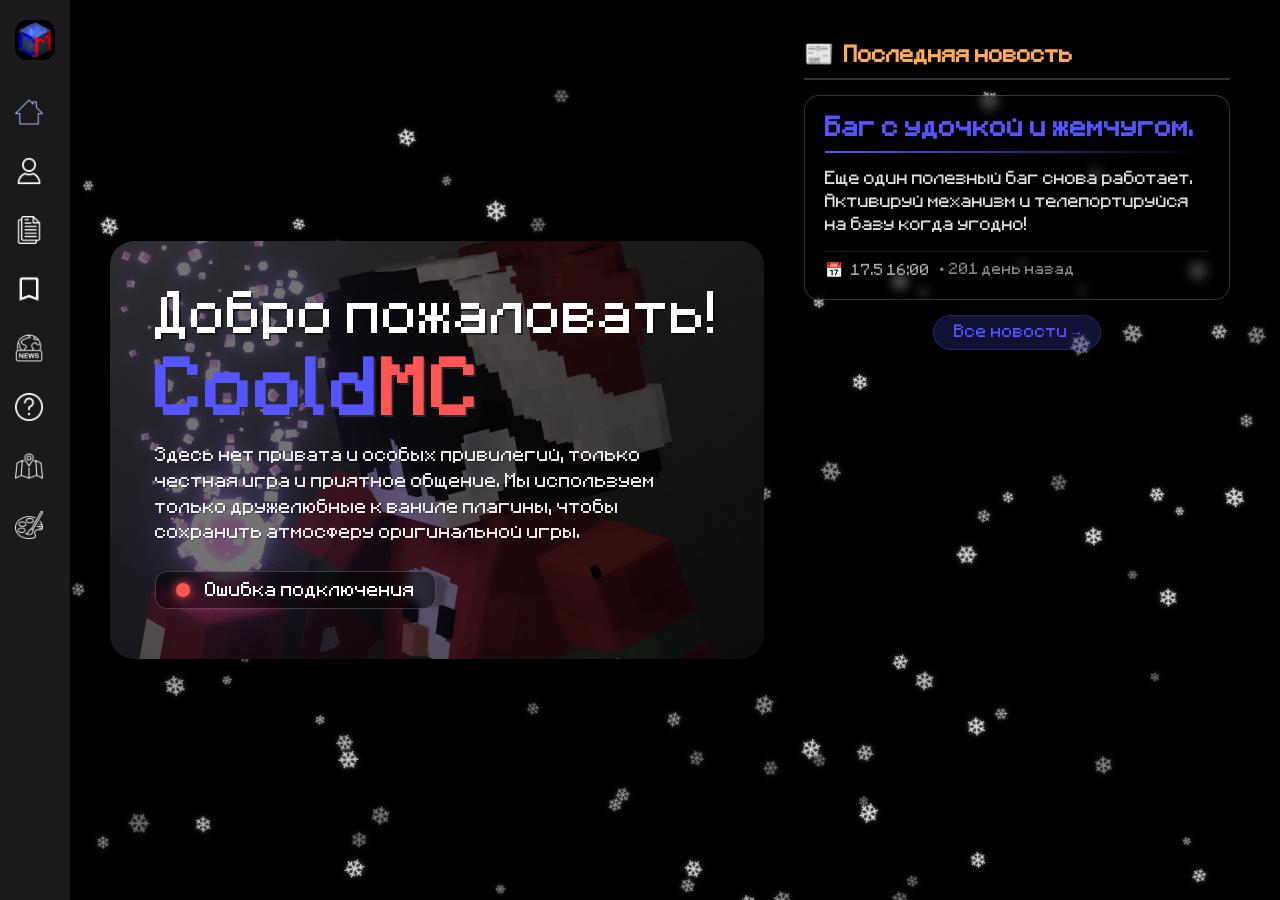
<file: index.html>
<!DOCTYPE html>
<html lang="ru">
<head>
    <meta charset="UTF-8">
    <meta name="viewport" content="width=device-width, initial-scale=1.0, maximum-scale=1.0, user-scalable=yes">
    <title>CooldMC - Сервер Minecraft</title>
    
    <!-- Фавиконки -->
    <link rel="icon" type="image/png" href="photos/favicon-96x96.png" sizes="96x96" />
    <link rel="icon" type="image/svg+xml" href="photos/favicon.svg" />
    <link rel="shortcut icon" href="photos/favicon.ico" />
    <link rel="apple-touch-icon" sizes="180x180" href="photos/apple-touch-icon.png" />
    <meta name="apple-mobile-web-app-title" content="CooldMC" />
    <link rel="manifest" href="photos/site.webmanifest" />
    
    <link rel="stylesheet" href="style.css">
</head>
<body>
    <!-- Боковое меню (ПК) -->
    <div class="sidebar" id="sidebar">
        <div class="sidebar-content">
            <div class="sidebar-header">
                <img src="photos/web-app-manifest-192x192.png" alt="CooldMC" class="server-icon">
                <div class="sidebar-title">
                    <span class="blue">Coold</span><span class="red">MC</span>
                </div>
            </div>
            <nav class="sidebar-nav">
                <a href="#" class="nav-link active" data-page="home">
                    <img src="photos/home_icon.png" alt="Главная" class="nav-icon">
                    <span class="nav-text">Главная</span>
                </a>
                <a href="#" class="nav-link" data-page="players">
                    <img src="photos/players_icon.png" alt="Игроки" class="nav-icon">
                    <span class="nav-text">Игроки</span>
                </a>
                <a href="#" class="nav-link" data-page="rules">
                    <img src="photos/rules_icon.png" alt="Правила" class="nav-icon">
                    <span class="nav-text">Правила</span>
                </a>
                <a href="#" class="nav-link" data-page="functions">
                    <img src="photos/function_icon.png" alt="Функции" class="nav-icon">
                    <span class="nav-text">Функции</span>
                </a>
                <a href="#" class="nav-link" data-page="news">
                    <img src="photos/news_icon.png" alt="Новости" class="nav-icon">
                    <span class="nav-text">Новости</span>
                </a>
                <a href="#" class="nav-link" data-page="faq">
                    <img src="photos/faq_icon.png" alt="FAQ" class="nav-icon">
                    <span class="nav-text">FAQ</span>
                </a>
                <a href="#" class="nav-link" data-page="map">
                    <img src="photos/map_icon.png" alt="Карта" class="nav-icon">
                    <span class="nav-text">Карта</span>
                </a>
                <a href="#" class="nav-link" data-page="skin">
                    <img src="photos/skin_icon.png" alt="Установка скина" class="nav-icon">
                    <span class="nav-text">Установка скина</span>
                </a>
            </nav>
            <!-- Переключатель эффектов внизу -->
            <div class="effect-switcher">
                <div class="effect-switch">
                    <button class="effect-option active" data-effect="snow">Снег</button>
                    <button class="effect-option" data-effect="leaves">Листья</button>
                    <button class="effect-option" data-effect="none">Выкл</button>
                </div>
            </div>
        </div>
    </div>

    <!-- Мобильная верхняя панель -->
    <div class="mobile-top-bar">
        <div class="menu-icon" id="menuIcon">
            <span></span>
            <span></span>
            <span></span>
        </div>
        <img src="photos/web-app-manifest-192x192.png" alt="CooldMC" class="mobile-top-icon">
        <div class="mobile-top-title">
            <span class="blue">Coold</span><span class="red">MC</span>
        </div>
    </div>

    <!-- Мобильное меню -->
    <div class="mobile-menu-overlay" id="mobileMenuOverlay">
        <div class="mobile-menu">
            <div class="mobile-menu-header">
                <div class="mobile-close" id="mobileCloseBtn">✕</div>
            </div>
            <img src="photos/web-app-manifest-192x192.png" alt="CooldMC" class="mobile-server-icon">
            <div class="mobile-menu-title">
                <span class="blue">Coold</span><span class="red">MC</span>
            </div>
            <nav class="mobile-nav">
                <a href="#" class="mobile-nav-link active" data-page="home">
                    <img src="photos/home_icon.png" alt="Главная" class="mobile-nav-icon">
                    <span>Главная</span>
                </a>
                <a href="#" class="mobile-nav-link" data-page="players">
                    <img src="photos/players_icon.png" alt="Игроки" class="mobile-nav-icon">
                    <span>Игроки</span>
                </a>
                <a href="#" class="mobile-nav-link" data-page="rules">
                    <img src="photos/rules_icon.png" alt="Правила" class="mobile-nav-icon">
                    <span>Правила</span>
                </a>
                <a href="#" class="mobile-nav-link" data-page="functions">
                    <img src="photos/function_icon.png" alt="Функции" class="mobile-nav-icon">
                    <span>Функции</span>
                </a>
                <a href="#" class="mobile-nav-link" data-page="news">
                    <img src="photos/news_icon.png" alt="Новости" class="mobile-nav-icon">
                    <span>Новости</span>
                </a>
                <a href="#" class="mobile-nav-link" data-page="faq">
                    <img src="photos/faq_icon.png" alt="FAQ" class="mobile-nav-icon">
                    <span>FAQ</span>
                </a>
                <a href="#" class="mobile-nav-link" data-page="map">
                    <img src="photos/map_icon.png" alt="Карта" class="mobile-nav-icon">
                    <span>Карта</span>
                </a>
                <a href="#" class="mobile-nav-link" data-page="skin">
                    <img src="photos/skin_icon.png" alt="Установка скина" class="mobile-nav-icon">
                    <span>Установка скина</span>
                </a>
            </nav>
            <!-- Мобильный переключатель эффектов -->
            <div class="mobile-effect-switcher">
                <div class="mobile-effect-switch">
                    <button class="mobile-effect-option active" data-effect="snow">Снег</button>
                    <button class="mobile-effect-option" data-effect="leaves">Листья</button>
                    <button class="mobile-effect-option" data-effect="none">Выкл</button>
                </div>
            </div>
        </div>
    </div>

    <!-- Основной контент -->
    <div class="main-content">
        <div class="container">
            <div class="left-section">
                <div class="content-card">
                    <h2 class="welcome-title">Добро пожаловать!</h2>
                    <div class="server-name">
                        <span class="blue">Coold</span><span class="red">MC</span>
                    </div>
                    <p class="description">
                        Здесь нет привата и особых привилегий, только честная игра и приятное общение. 
                        Мы используем только дружелюбные к ваниле плагины, чтобы сохранить атмосферу оригинальной игры.
                    </p>
                    
                    <div class="server-status">
                        <div class="status-dot" id="status-dot"></div>
                        <div class="status-text" id="status-text">Загрузка...</div>
                    </div>
                </div>
            </div>
            
            <div class="right-section">
                <!-- Сюда будет загружаться контент вкладок -->
            </div>
        </div>
    </div>

    <script src="script.js"></script>
    <script src="players.js"></script>
    <script src="rules.js"></script>
    <script src="functions.js"></script>
    <script src="news.js"></script>
    <script src="faq.js"></script>
    <script src="snow.js"></script>
    <script src="leaves.js"></script>
</body>
</html>
</file>
<file: style.css>
* {
    margin: 0;
    padding: 0;
    box-sizing: border-box;
}

/* Подключение шрифта Minecraft */
@font-face {
    font-family: 'Minecraft';
    src: url('fonts/minecraft.eot');
    src: url('fonts/minecraft.eot?#iefix') format('embedded-opentype'),
         url('fonts/minecraft.otf') format('opentype'),
         url('fonts/minecraft.svg') format('svg'),
         url('fonts/minecraft.ttf') format('truetype'),
         url('fonts/minecraft.woff') format('woff'),
         url('fonts/minecraft.woff2') format('woff2');
    font-weight: normal;
    font-style: normal;
    font-display: swap;
}

body {
    background-color: #000000;
    position: relative;
    min-height: 100vh;
    font-family: 'Minecraft', 'Courier New', monospace;
    overflow-x: hidden;
}

/* ===== БОКОВОЕ МЕНЮ (ПК) ===== */
.sidebar {
    position: fixed;
    top: 0;
    left: 0;
    height: 100vh;
    width: 70px;
    background-color: #1a1a1a;
    backdrop-filter: blur(10px);
    transition: width 0.3s ease;
    overflow-x: hidden;
    z-index: 100;
    box-shadow: 2px 0 10px rgba(0, 0, 0, 0.5);
}

.sidebar:hover {
    width: 250px;
}

.sidebar-content {
    display: flex;
    flex-direction: column;
    height: 100%;
    padding: 20px 0;
}

.sidebar-header {
    display: flex;
    align-items: center;
    gap: 15px;
    padding: 0 15px;
    margin-bottom: 30px;
}

.server-icon {
    width: 40px;
    height: 40px;
    border-radius: 30%;
    flex-shrink: 0;
}

.sidebar-title {
    font-size: 1.2rem;
    white-space: nowrap;
    opacity: 0;
    transition: opacity 0.2s ease;
}

.sidebar:hover .sidebar-title {
    opacity: 1;
}

.sidebar-nav {
    display: flex;
    flex-direction: column;
    gap: 15px;
    padding: 0 15px;
    flex: 1;
}

.nav-link {
    display: flex;
    align-items: center;
    gap: 15px;
    color: rgba(255, 255, 255, 0.7);
    text-decoration: none;
    font-size: 1rem;
    padding: 8px 0;
    white-space: nowrap;
    transition: all 0.2s ease;
    border-radius: 8px;
}

.nav-link:hover {
    color: white;
    padding-left: 5px;
}

.nav-link.active {
    color: #5555FF;
}

.nav-icon {
    width: 28px;
    height: 28px;
    flex-shrink: 0;
    filter: brightness(0) invert(1);
    transition: filter 0.2s ease;
}

.nav-link.active .nav-icon {
    filter: brightness(0) invert(0.6) sepia(1) hue-rotate(200deg) saturate(500%);
}

.nav-link:hover .nav-icon {
    filter: brightness(0) invert(0.8);
}

.nav-text {
    opacity: 0;
    transition: opacity 0.2s ease;
}

.sidebar:hover .nav-text {
    opacity: 1;
}

/* ===== ПЕРЕКЛЮЧАТЕЛЬ ЭФФЕКТОВ (ПК) ===== */
.effect-switcher {
    margin-top: auto;
    margin-bottom: 15px;
    padding: 0 15px;
    opacity: 0;
    visibility: hidden;
    transition: opacity 0.2s ease, visibility 0.2s ease;
}

.sidebar:hover .effect-switcher {
    opacity: 1;
    visibility: visible;
}

.effect-switch {
    display: flex;
    background-color: rgba(255, 255, 255, 0.15);
    border-radius: 30px;
    overflow: hidden;
    width: 100%;
}

.effect-option {
    flex: 1;
    text-align: center;
    padding: 6px 4px;
    font-size: 0.7rem;
    cursor: pointer;
    transition: all 0.2s ease;
    color: rgba(255, 255, 255, 0.7);
    font-family: 'Minecraft', 'Courier New', monospace;
    background-color: transparent;
    border: none;
}

.effect-option.active {
    background-color: #5555FF;
    color: white;
}

.effect-option:first-child {
    border-radius: 30px 0 0 30px;
}

.effect-option:last-child {
    border-radius: 0 30px 30px 0;
}

/* ===== МОБИЛЬНАЯ ВЕРХНЯЯ ПАНЕЛЬ ===== */
.mobile-top-bar {
    display: none;
    position: fixed;
    top: 0;
    left: 0;
    width: 100%;
    height: 60px;
    background-color: #1a1a1a;
    backdrop-filter: blur(10px);
    z-index: 150;
    align-items: center;
    padding: 0 15px;
    gap: 12px;
    box-shadow: 0 2px 10px rgba(0, 0, 0, 0.3);
}

.menu-icon {
    display: none;
    flex-direction: column;
    justify-content: center;
    gap: 5px;
    width: 30px;
    height: 30px;
    cursor: pointer;
    flex-shrink: 0;
}

.menu-icon span {
    display: block;
    height: 3px;
    width: 100%;
    background-color: white;
    border-radius: 3px;
}

.mobile-top-icon {
    width: 40px;
    height: 40px;
    border-radius: 30%;
    flex-shrink: 0;
}

.mobile-top-title {
    font-size: 1.2rem;
    font-weight: bold;
    flex-grow: 1;
}

/* ===== МОБИЛЬНОЕ МЕНЮ ===== */
.mobile-menu-overlay {
    position: fixed;
    top: 0;
    left: -100%;
    width: 66.66%;
    height: 100vh;
    background-color: #1a1a1a;
    backdrop-filter: blur(10px);
    z-index: 200;
    transition: left 0.3s ease;
    box-shadow: 2px 0 20px rgba(0, 0, 0, 0.5);
}

.mobile-menu-overlay.open {
    left: 0;
}

.mobile-menu {
    display: flex;
    flex-direction: column;
    height: 100%;
    padding: 20px;
}

.mobile-menu-header {
    display: flex;
    justify-content: flex-end;
    align-items: center;
    margin-bottom: 10px;
    width: 100%;
}

.mobile-close {
    font-size: 28px;
    color: rgba(255, 255, 255, 0.7);
    cursor: pointer;
    transition: all 0.2s ease;
    line-height: 1;
    padding: 5px 10px;
}

.mobile-close:hover {
    color: white;
}

.mobile-server-icon {
    display: block;
    width: 60px;
    height: 60px;
    border-radius: 30%;
    margin: 0 auto 15px auto;
}

.mobile-menu-title {
    font-size: 1.8rem;
    text-align: center;
    margin-bottom: 30px;
    padding-bottom: 15px;
    border-bottom: 1px solid rgba(255, 255, 255, 0.2);
}

.mobile-nav {
    display: flex;
    flex-direction: column;
    gap: 15px;
    flex: 1;
}

.mobile-nav-link {
    display: flex;
    align-items: center;
    gap: 15px;
    color: rgba(255, 255, 255, 0.7);
    text-decoration: none;
    font-size: 1.1rem;
    padding: 12px 15px;
    transition: all 0.2s ease;
    border-radius: 10px;
    background-color: rgba(255, 255, 255, 0.05);
}

.mobile-nav-link:hover {
    color: white;
    background-color: rgba(255, 255, 255, 0.1);
}

.mobile-nav-link.active {
    color: #5555FF;
    background-color: rgba(85, 85, 255, 0.1);
}

.mobile-nav-icon {
    width: 26px;
    height: 26px;
    filter: brightness(0) invert(1);
}

.mobile-nav-link.active .mobile-nav-icon {
    filter: brightness(0) invert(0.6) sepia(1) hue-rotate(200deg) saturate(500%);
}

/* ===== МОБИЛЬНЫЙ ПЕРЕКЛЮЧАТЕЛЬ ЭФФЕКТОВ ===== */
.mobile-effect-switcher {
    margin-top: auto;
    margin-bottom: 10px;
    padding: 0;
    display: none;
}

.mobile-menu-overlay.open .mobile-effect-switcher {
    display: block;
}

.mobile-effect-switch {
    display: flex;
    background-color: rgba(255, 255, 255, 0.15);
    border-radius: 25px;
    overflow: hidden;
    width: 100%;
}

.mobile-effect-option {
    flex: 1;
    text-align: center;
    padding: 6px 4px;
    font-size: 0.7rem;
    cursor: pointer;
    transition: all 0.2s ease;
    color: rgba(255, 255, 255, 0.7);
    font-family: 'Minecraft', 'Courier New', monospace;
    background-color: transparent;
    border: none;
}

.mobile-effect-option.active {
    background-color: #5555FF;
    color: white;
}

.mobile-effect-option:first-child {
    border-radius: 25px 0 0 25px;
}

.mobile-effect-option:last-child {
    border-radius: 0 25px 25px 0;
}

/* ===== ОСНОВНОЙ КОНТЕНТ ===== */
.main-content {
    margin-left: 70px;
    min-height: 100vh;
}

.container {
    display: flex;
    min-height: 100vh;
    padding: 40px;
    gap: 40px;
}

.left-section {
    flex: 1.4;
    display: flex;
    flex-direction: column;
    justify-content: center;
    color: white;
    max-width: 70%;
}

.content-card {
    background-image: url('photos/background.png');
    background-size: cover;
    background-position: center;
    border-radius: 25px;
    padding: 50px 45px;
    position: relative;
    box-shadow: 0 10px 30px rgba(0, 0, 0, 0.5);
    width: 100%;
}

.content-card::before {
    content: '';
    position: absolute;
    top: 0;
    left: 0;
    width: 100%;
    height: 100%;
    background-color: rgba(0, 0, 0, 0.55);
    border-radius: 25px;
    z-index: 0;
}

.content-card > * {
    position: relative;
    z-index: 1;
}

.welcome-title {
    font-size: 3rem;
    margin-bottom: 20px;
    text-shadow: 2px 2px 0px rgba(0, 0, 0, 0.5);
    font-weight: normal;
    white-space: nowrap;
}

.server-name {
    font-size: 4rem;
    font-weight: bold;
    text-shadow: 2px 2px 0px #2a2a2a;
    letter-spacing: 2px;
    margin-bottom: 20px;
}

.blue {
    color: #5555FF;
}

.red {
    color: #FF5555;
}

.description {
    font-size: 1rem;
    line-height: 1.6;
    color: rgba(255, 255, 255, 0.9);
    margin-bottom: 25px;
    text-shadow: 1px 1px 0px rgba(0, 0, 0, 0.3);
}

.server-status {
    display: inline-flex;
    align-items: center;
    gap: 15px;
    padding: 10px 20px;
    background-color: rgba(0, 0, 0, 0.5);
    backdrop-filter: blur(5px);
    border-radius: 12px;
    border: 1px solid rgba(255, 255, 255, 0.2);
    width: auto;
}

.status-dot {
    width: 14px;
    height: 14px;
    border-radius: 50%;
    background-color: #808080;
    transition: all 0.3s ease;
}

.status-dot.online {
    background-color: #55FF55;
    box-shadow: 0 0 10px #55FF55;
}

.status-dot.offline {
    background-color: #FF5555;
    box-shadow: 0 0 10px #FF5555;
}

.status-text {
    font-size: 1rem;
    color: white;
}

.online-count {
    color: #55FF55;
    font-weight: bold;
}

.right-section {
    flex: 2;
    display: flex;
    justify-content: flex-start;
    align-items: flex-start;
    max-height: 80vh;
    overflow-y: auto;
    padding-right: 10px;
}

.right-section::-webkit-scrollbar {
    width: 6px;
}

.right-section::-webkit-scrollbar-track {
    background: rgba(255, 255, 255, 0.1);
    border-radius: 3px;
}

.right-section::-webkit-scrollbar-thumb {
    background: rgba(255, 255, 255, 0.3);
    border-radius: 3px;
}

/* Стили для списка игроков */
.players-container {
    display: flex;
    flex-direction: column;
    gap: 15px;
    width: 100%;
}

.player-card {
    background-color: rgba(0, 0, 0, 0.5);
    backdrop-filter: blur(5px);
    border-radius: 15px;
    padding: 15px 20px;
    border: 1px solid rgba(255, 255, 255, 0.2);
    transition: all 0.3s ease;
}

.player-card:hover {
    transform: scale(1.02);
    background-color: rgba(0, 0, 0, 0.7);
}

.player-info {
    display: flex;
    flex-direction: column;
    gap: 5px;
}

.player-name {
    font-size: 2rem;
    color: white;
}

.player-role {
    font-size: 1.5rem;
}

/* Роли игроков */
.role-gl_admin {
    color: #FF5555;
}

.role-admin {
    color: #FF5555;
}

.role-gl_moderator {
    color: #5555FF;
}

.role-st_moderator {
    color: #5555FF;
}

.role-moderator {
    color: #5555FF;
}

.role-gl_helper {
    color: #FFAA55;
}

.role-st_helper {
    color: #FFAA55;
}

.role-helper {
    color: #FFAA55;
}

.role-beta {
    color: #FFFF55;
}

.player-stats {
    display: flex;
    gap: 20px;
    margin-top: 10px;
    flex-wrap: wrap;
}

.player-join-date {
    color: #AAAAAA;
    font-size: 0.9rem;
    display: flex;
    align-items: center;
    gap: 5px;
}

.player-days {
    color: #55FF55;
    font-size: 0.9rem;
    font-weight: bold;
    display: flex;
    align-items: center;
    gap: 5px;
}

/* Стили для правил */
.rules-container {
    display: flex;
    flex-direction: column;
    gap: 20px;
    width: 100%;
}

.rules-section {
    background-color: rgba(0, 0, 0, 0.4);
    backdrop-filter: blur(3px);
    border-radius: 12px;
    padding: 15px 20px;
    border-left: 4px solid #5555FF;
}

.rules-title {
    font-size: 1.5rem;
    color: #5555FF;
    margin-bottom: 12px;
    font-weight: bold;
}

.rules-subrule {
    font-size: 1.1rem;
    color: #DDDDDD;
    margin-left: 20px;
    margin-bottom: 8px;
    line-height: 1.4;
}

.rules-subsubrule {
    font-size: 0.95rem;
    color: #AAAAAA;
    margin-left: 40px;
    margin-bottom: 6px;
    line-height: 1.4;
}

.rules-punishment {
    color: #FF8888;
    font-size: 0.9rem;
}

/* Стили для функций */
.functions-container {
    width: 100%;
}

.functions-list {
    display: flex;
    flex-direction: column;
    gap: 12px;
    margin-bottom: 30px;
}

.function-item {
    background-color: rgba(0, 0, 0, 0.4);
    backdrop-filter: blur(3px);
    border-radius: 12px;
    padding: 12px 18px;
    border-left: 4px solid #5555FF;
    font-size: 1rem;
    color: #DDDDDD;
    line-height: 1.4;
}

.function-item .note-gray {
    color: #AAAAAA;
    font-size: 0.9rem;
}

.function-item .mod-name-bold {
    font-weight: bold;
    color: white;
}

.mods-title {
    font-size: 1.8rem;
    color: white;
    text-shadow: 2px 2px 0px #2a2a2a;
    margin: 20px 0 20px 0;
    text-align: left;
    border-bottom: 2px solid rgba(255, 255, 255, 0.3);
    padding-bottom: 10px;
}

.mods-list {
    display: flex;
    flex-direction: column;
    gap: 12px;
}

.mod-card {
    display: flex;
    justify-content: space-between;
    align-items: center;
    background-color: rgba(0, 0, 0, 0.4);
    backdrop-filter: blur(3px);
    border-radius: 12px;
    padding: 12px 20px;
    border-left: 4px solid #5555FF;
    gap: 15px;
    transition: all 0.3s ease;
}

.mod-card:hover {
    transform: scale(1.01);
    background-color: rgba(0, 0, 0, 0.6);
}

.mod-info {
    display: flex;
    flex-direction: column;
    gap: 3px;
    flex: 1;
}

.mod-type {
    font-size: 0.85rem;
    color: #5555FF;
}

.mod-name {
    font-size: 1.1rem;
    color: white;
}

.download-btn {
    background-color: #55FF55;
    color: #000000;
    text-decoration: none;
    padding: 6px 18px;
    border-radius: 12px;
    font-size: 0.9rem;
    font-weight: bold;
    transition: all 0.3s ease;
    font-family: 'Minecraft', 'Press Start 2P', monospace;
    flex-shrink: 0;
}

.download-btn:hover {
    background-color: #33CC33;
    transform: scale(1.05);
}

/* Стили для новостей */
.news-container {
    display: flex;
    flex-direction: column;
    gap: 25px;
    width: 100%;
}

.news-card {
    background-color: rgba(0, 0, 0, 0.5);
    backdrop-filter: blur(5px);
    border-radius: 15px;
    padding: 20px;
    border: 1px solid rgba(255, 255, 255, 0.2);
    transition: all 0.3s ease;
}

.news-card:hover {
    transform: scale(1.02);
    background-color: rgba(0, 0, 0, 0.7);
}

.news-title {
    font-size: 1.4rem;
    font-weight: bold;
    color: #5555FF;
    margin-bottom: 12px;
}

.news-divider {
    height: 2px;
    background: linear-gradient(90deg, #5555FF, transparent);
    margin-bottom: 15px;
}

.news-image {
    margin-bottom: 15px;
    border-radius: 12px;
    overflow: hidden;
}

.news-image img {
    width: 100%;
    max-height: 250px;
    object-fit: cover;
    border-radius: 12px;
}

.news-description {
    font-size: 0.95rem;
    color: #DDDDDD;
    line-height: 1.5;
    margin-bottom: 15px;
}

.news-date {
    display: flex;
    align-items: center;
    gap: 8px;
    font-size: 0.8rem;
    color: #AAAAAA;
    padding-top: 10px;
    border-top: 1px solid rgba(255, 255, 255, 0.1);
}

.news-date-icon {
    font-size: 0.9rem;
}

.news-timeago {
    color: #888888;
}

/* Последняя новость на главной */
.latest-news-section {
    width: 100%;
}

.latest-news-header {
    display: flex;
    align-items: center;
    gap: 10px;
    margin-bottom: 15px;
    padding-bottom: 10px;
    border-bottom: 2px solid rgba(255, 255, 255, 0.2);
}

.latest-news-icon {
    font-size: 1.5rem;
}

.latest-news-title {
    font-size: 1.2rem;
    color: #FFAA55;
    font-weight: bold;
}

.news-card.latest {
    margin-bottom: 15px;
}

.latest-news-image {
    margin-bottom: 15px;
    border-radius: 12px;
    overflow: hidden;
}

.latest-news-image img {
    width: 100%;
    max-height: 180px;
    object-fit: cover;
    border-radius: 12px;
}

.all-news-link {
    text-align: center;
    margin-top: 5px;
}

.all-news-btn {
    display: inline-block;
    padding: 8px 20px;
    background-color: rgba(85, 85, 255, 0.2);
    color: #5555FF;
    text-decoration: none;
    border-radius: 25px;
    font-size: 0.9rem;
    transition: all 0.3s ease;
    border: 1px solid rgba(85, 85, 255, 0.3);
}

.all-news-btn:hover {
    background-color: rgba(85, 85, 255, 0.4);
    transform: scale(1.05);
}

/* Стили для FAQ */
.faq-container {
    display: flex;
    flex-direction: column;
    gap: 15px;
    width: 100%;
}

.faq-item {
    background-color: rgba(0, 0, 0, 0.4);
    backdrop-filter: blur(3px);
    border-radius: 12px;
    border-left: 4px solid #5555FF;
    overflow: hidden;
}

.faq-question {
    padding: 15px 20px;
    cursor: pointer;
    user-select: none;
}

.faq-question:hover {
    background-color: rgba(255, 255, 255, 0.05);
}

.faq-question-text {
    font-size: 1.2rem;
    color: #DDDDDD;
}

.faq-question-text .bold-quote {
    font-weight: bold;
    color: #FFAA55;
}

.faq-question-text .admin-name {
    color: #5555FF;
    font-weight: bold;
}

.faq-toggle {
    font-size: 0.8rem;
    color: #888888;
    margin-top: 8px;
    display: inline-block;
}

.faq-answer {
    padding: 0 20px 15px 20px;
    border-top: 1px solid rgba(255, 255, 255, 0.1);
    display: none;
}

.faq-answer-text {
    font-size: 1rem;
    color: #AAAAAA;
    line-height: 1.5;
    margin-bottom: 10px;
}

.faq-answer-text .bold-quote {
    font-weight: bold;
    color: #FFAA55;
}

.faq-answer-text .admin-name {
    color: #5555FF;
    font-weight: bold;
}

.faq-answer-text .role-moderator {
    color: #5555FF;
    font-weight: bold;
}

.faq-answer-text .role-beta {
    color: #FFFF55;
    font-weight: bold;
}

.faq-hide-toggle {
    font-size: 0.8rem;
    color: #888888;
    display: inline-block;
    cursor: pointer;
}

.faq-hide-toggle:hover {
    color: #AAAAAA;
}

/* Стили для страницы установки скина */
.skin-redirect {
    text-align: center;
    padding: 40px 20px;
    background-color: rgba(0, 0, 0, 0.4);
    backdrop-filter: blur(5px);
    border-radius: 25px;
    border: 1px solid rgba(255, 255, 255, 0.2);
    max-width: 500px;
    margin: 0 auto;
    width: 100%;
}

.skin-icon-large {
    font-size: 5rem;
    margin-bottom: 20px;
}

.skin-title {
    font-size: 2rem;
    color: #5555FF;
    margin-bottom: 20px;
    font-weight: bold;
}

.skin-description {
    font-size: 1rem;
    color: #DDDDDD;
    line-height: 1.6;
    margin-bottom: 30px;
}

.skin-command {
    background-color: rgba(0, 0, 0, 0.5);
    padding: 4px 8px;
    border-radius: 8px;
    font-family: monospace;
    color: #55FF55;
}

.skin-button {
    display: inline-block;
    background: linear-gradient(135deg, #5555FF, #3333CC);
    color: white;
    text-decoration: none;
    padding: 12px 30px;
    border-radius: 30px;
    font-size: 1.1rem;
    font-weight: bold;
    transition: all 0.3s ease;
    margin-bottom: 20px;
    border: none;
    cursor: pointer;
}

.skin-button:hover {
    transform: scale(1.05);
    box-shadow: 0 0 20px rgba(85, 85, 255, 0.5);
}

.skin-note {
    font-size: 0.85rem;
    color: #AAAAAA;
    padding-top: 15px;
    border-top: 1px solid rgba(255, 255, 255, 0.1);
}

.error-message {
    color: #FF5555;
    text-align: center;
    padding: 40px;
    font-size: 1.2rem;
}

.right-placeholder {
    color: rgba(255, 255, 255, 0.3);
    text-align: center;
    padding: 40px;
    font-size: 1.2rem;
}

/* ===== МОБИЛЬНАЯ ВЕРСИЯ ===== */
@media (max-width: 768px) {
    .sidebar {
        display: none;
    }
    
    .mobile-top-bar {
        display: flex;
    }
    
    .menu-icon {
        display: flex;
    }
    
    .main-content {
        margin-left: 0;
        padding-top: 0;
    }
    
    .container {
        flex-direction: column;
        padding: 20px;
        padding-top: 80px;
        gap: 20px;
        align-items: flex-start;
        justify-content: center;
        min-height: 100vh;
    }
    
    .left-section {
        max-width: 100%;
        width: 100%;
        align-items: flex-start;
        justify-content: center;
    }
    
    .content-card {
        padding: 25px;
        text-align: left;
        width: 100%;
    }
    
    .welcome-title {
        font-size: 1.5rem;
        white-space: normal;
    }
    
    .server-name {
        font-size: 1.8rem;
    }
    
    .description {
        font-size: 0.85rem;
    }
    
    .right-section {
        min-height: 200px;
        width: 100%;
        max-height: none;
    }
    
    .server-status {
        justify-content: flex-start;
    }
    
    .player-card {
        flex-direction: column;
        text-align: center;
    }
    
    .player-stats {
        text-align: center;
    }
    
    .functions-container {
        padding: 0;
    }
    
    .function-item {
        font-size: 0.9rem;
    }
    
    .faq-question-text {
        font-size: 1rem;
    }
    
    .faq-answer-text {
        font-size: 0.9rem;
    }
    
    .mod-card {
        flex-direction: row;
        justify-content: space-between;
        text-align: left;
        flex-wrap: wrap;
    }
    
    .mod-info {
        text-align: left;
        flex: 1;
    }
    
    .download-btn {
        flex-shrink: 0;
    }
    
    .news-title {
        font-size: 1.2rem;
    }
    
    .news-description {
        font-size: 0.85rem;
    }
    
    .news-image img {
        max-height: 180px;
    }
    
    .latest-news-image img {
        max-height: 150px;
    }
    
    .skin-redirect {
        padding: 25px 15px;
    }
    
    .skin-title {
        font-size: 1.5rem;
    }
    
    .skin-description {
        font-size: 0.85rem;
    }
    
    .skin-button {
        padding: 10px 20px;
        font-size: 0.95rem;
    }
}

@media (max-width: 600px) {
    .container {
        padding: 15px;
        padding-top: 75px;
    }
    
    .content-card {
        padding: 20px;
    }
    
    .welcome-title {
        font-size: 1.3rem;
        margin-bottom: 12px;
    }
    
    .server-name {
        font-size: 1.5rem;
        margin-bottom: 12px;
    }
    
    .description {
        font-size: 0.75rem;
        margin-bottom: 15px;
    }
    
    .server-status {
        padding: 6px 12px;
        gap: 10px;
    }
    
    .status-text {
        font-size: 0.8rem;
    }
    
    .mobile-top-icon {
        width: 35px;
        height: 35px;
    }
    
    .mobile-top-title {
        font-size: 1rem;
    }
    
    .mobile-menu-overlay {
        width: 70%;
    }
    
    .mobile-server-icon {
        width: 50px;
        height: 50px;
    }
    
    .mobile-menu-title {
        font-size: 1.4rem;
    }
    
    .mobile-nav-link {
        font-size: 1rem;
        padding: 10px 12px;
    }
    
    .mobile-nav-icon {
        width: 24px;
        height: 24px;
    }
}

@media (max-width: 480px) {
    .container {
        padding: 12px;
        padding-top: 70px;
    }
    
    .content-card {
        padding: 15px;
    }
    
    .welcome-title {
        font-size: 1.1rem;
    }
    
    .server-name {
        font-size: 1.3rem;
    }
    
    .description {
        font-size: 0.65rem;
    }
    
    .mobile-top-icon {
        width: 30px;
        height: 30px;
    }
    
    .mobile-top-title {
        font-size: 0.9rem;
    }
    
    .mobile-menu-overlay {
        width: 80%;
    }
    
    .mobile-server-icon {
        width: 45px;
        height: 45px;
    }
    
    .mobile-menu-title {
        font-size: 1.2rem;
    }
    
    .mobile-nav-link {
        font-size: 0.9rem;
        padding: 8px 10px;
    }
    
    .mobile-nav-icon {
        width: 22px;
        height: 22px;
    }
    
    .mod-card {
        flex-direction: column;
        text-align: center;
    }
    
    .mod-info {
        text-align: center;
    }
    
    .download-btn {
        align-self: center;
    }
}
</file>
